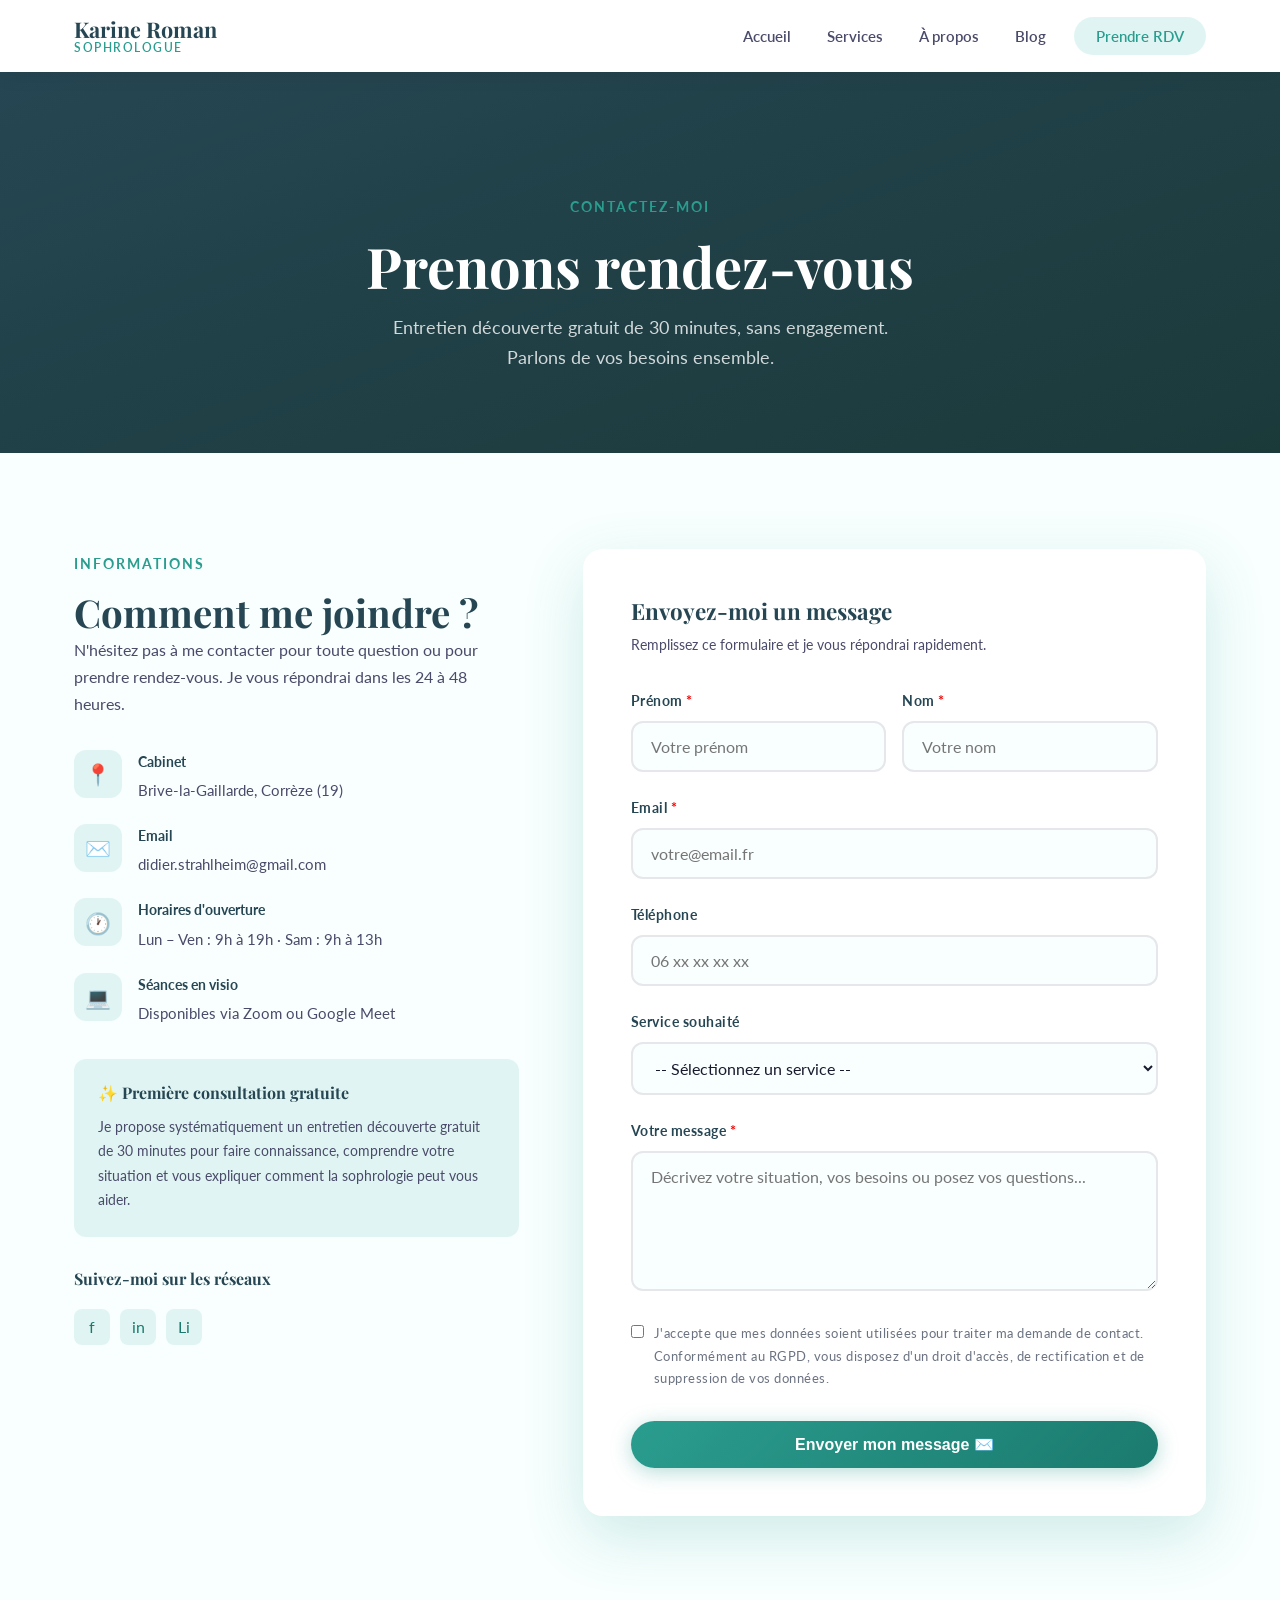
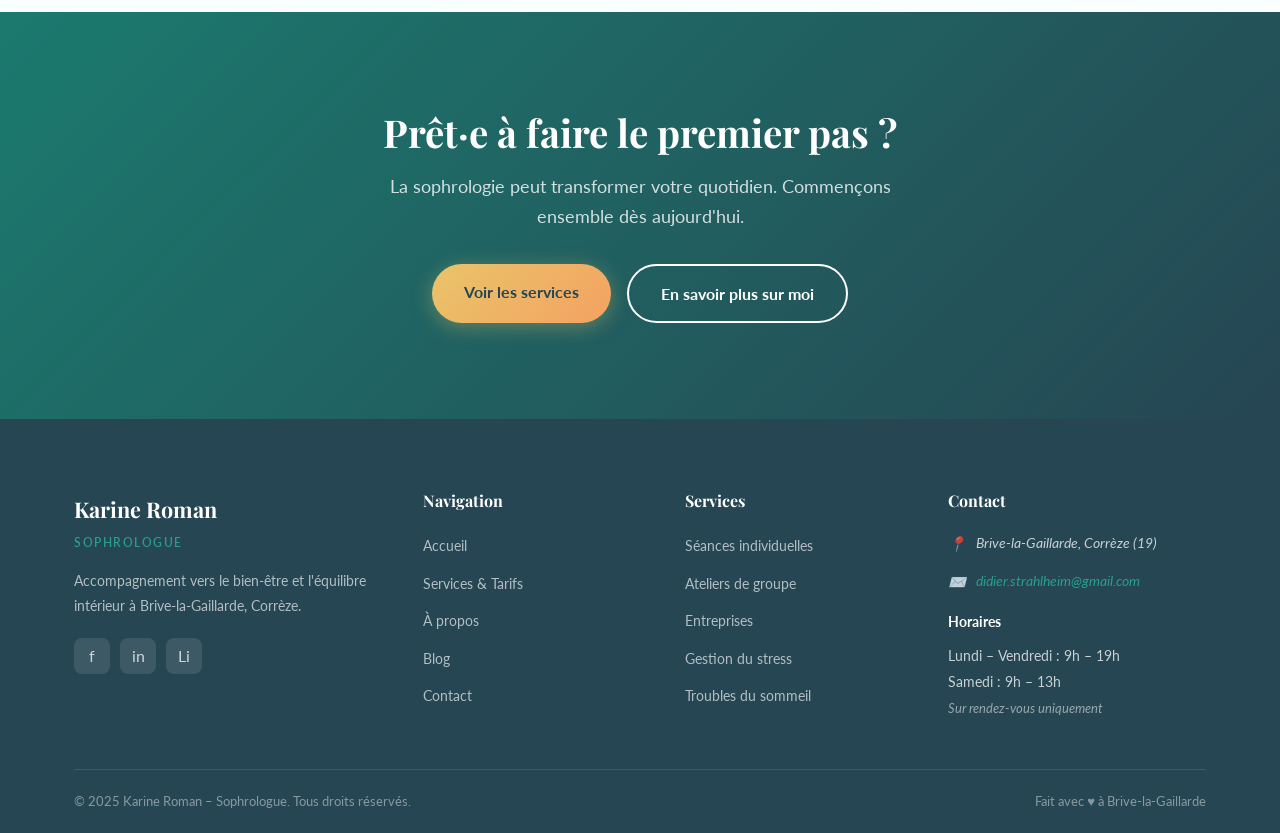
<file: contact.html>
<!DOCTYPE html>
<html lang="fr">
<head>
    <meta charset="UTF-8">
    <meta name="viewport" content="width=device-width, initial-scale=1.0">
    <meta name="description" content="Contactez Karine Roman, sophrologue à Brive-la-Gaillarde. Prenez rendez-vous pour une séance individuelle, un atelier ou un accompagnement en entreprise.">
    <link rel="preconnect" href="https://fonts.googleapis.com">
    <link rel="preconnect" href="https://fonts.gstatic.com" crossorigin>
    <link href="https://fonts.googleapis.com/css2?family=Playfair+Display:wght@400;600;700&family=Lato:wght@300;400;700&display=swap" rel="stylesheet">
    <link rel="stylesheet" href="styles.css">
    <title>Contact & Rendez-vous – Karine Roman Sophrologue</title>
</head>
<body>

    <!-- NAVIGATION -->
    <nav class="navbar" role="navigation" aria-label="Navigation principale">
        <div class="container">
            <a href="index.html" class="navbar-brand" aria-label="Accueil Karine Roman Sophrologue">
                <span class="brand-name">Karine Roman</span>
                <span class="brand-tagline">Sophrologue</span>
            </a>
            <button class="navbar-toggle" id="navToggle" aria-expanded="false" aria-controls="navMenu" aria-label="Ouvrir le menu">
                <span></span><span></span><span></span>
            </button>
            <ul class="navbar-menu" id="navMenu" role="menubar">
                <li><a href="index.html" role="menuitem">Accueil</a></li>
                <li><a href="services.html" role="menuitem">Services</a></li>
                <li><a href="about.html" role="menuitem">À propos</a></li>
                <li><a href="blog.html" role="menuitem">Blog</a></li>
                <li><a href="contact.html" class="btn-nav active" role="menuitem">Prendre RDV</a></li>
            </ul>
        </div>
    </nav>

    <!-- PAGE HERO -->
    <header class="page-hero" role="banner">
        <div class="container">
            <span class="section-label">Contactez-moi</span>
            <h1>Prenons rendez-vous</h1>
            <p>Entretien découverte gratuit de 30 minutes, sans engagement. Parlons de vos besoins ensemble.</p>
        </div>
    </header>

    <main>
        <section class="section" aria-labelledby="contact-heading">
            <div class="container">
                <div class="contact-grid">
                    <!-- Info -->
                    <div class="animate-left">
                        <span class="section-label">Informations</span>
                        <h2 id="contact-heading">Comment me joindre ?</h2>
                        <p>N'hésitez pas à me contacter pour toute question ou pour prendre rendez-vous. Je vous répondrai dans les 24 à 48 heures.</p>
                        <div class="contact-info-items">
                            <div class="contact-info-item">
                                <div class="contact-info-icon" aria-hidden="true">📍</div>
                                <div class="contact-info-text">
                                    <strong>Cabinet</strong>
                                    <span>Brive-la-Gaillarde, Corrèze (19)</span>
                                </div>
                            </div>
                            <div class="contact-info-item">
                                <div class="contact-info-icon" aria-hidden="true">✉️</div>
                                <div class="contact-info-text">
                                    <strong>Email</strong>
                                    <a href="mailto:didier.strahlheim@gmail.com">didier.strahlheim@gmail.com</a>
                                </div>
                            </div>
                            <div class="contact-info-item">
                                <div class="contact-info-icon" aria-hidden="true">🕐</div>
                                <div class="contact-info-text">
                                    <strong>Horaires d'ouverture</strong>
                                    <span>Lun – Ven : 9h à 19h · Sam : 9h à 13h</span>
                                </div>
                            </div>
                            <div class="contact-info-item">
                                <div class="contact-info-icon" aria-hidden="true">💻</div>
                                <div class="contact-info-text">
                                    <strong>Séances en visio</strong>
                                    <span>Disponibles via Zoom ou Google Meet</span>
                                </div>
                            </div>
                        </div>

                        <div style="background:var(--primary-light);border-radius:var(--radius);padding:24px;margin-top:1rem;">
                            <h3 style="font-size:1rem;margin-bottom:0.75rem;color:var(--secondary);">✨ Première consultation gratuite</h3>
                            <p style="font-size:0.9rem;margin:0;color:var(--text-medium);">Je propose systématiquement un entretien découverte gratuit de 30 minutes pour faire connaissance, comprendre votre situation et vous expliquer comment la sophrologie peut vous aider.</p>
                        </div>

                        <div style="margin-top:2rem;">
                            <h3 style="font-size:1rem;margin-bottom:1rem;color:var(--secondary);">Suivez-moi sur les réseaux</h3>
                            <div class="footer-social" aria-label="Réseaux sociaux">
                                <a href="#" aria-label="Facebook" style="background:var(--primary-light);color:var(--primary-dark);">f</a>
                                <a href="#" aria-label="Instagram" style="background:var(--primary-light);color:var(--primary-dark);">in</a>
                                <a href="#" aria-label="LinkedIn" style="background:var(--primary-light);color:var(--primary-dark);">Li</a>
                            </div>
                        </div>
                    </div>

                    <!-- Formulaire -->
                    <div class="contact-form-box animate-right">
                        <h2 style="font-size:1.4rem;margin-bottom:0.5rem;text-align:left;">Envoyez-moi un message</h2>
                        <p style="font-size:0.9rem;margin-bottom:2rem;">Remplissez ce formulaire et je vous répondrai rapidement.</p>

                        <form action="https://formspree.io/f/xdoqpbwj" method="POST" id="contactForm" novalidate>
                            <div class="form-row">
                                <div class="form-group">
                                    <label for="prenom">Prénom <span aria-hidden="true" style="color:red;">*</span></label>
                                    <input type="text" id="prenom" name="prenom" placeholder="Votre prénom" required autocomplete="given-name" aria-required="true">
                                </div>
                                <div class="form-group">
                                    <label for="nom">Nom <span aria-hidden="true" style="color:red;">*</span></label>
                                    <input type="text" id="nom" name="nom" placeholder="Votre nom" required autocomplete="family-name" aria-required="true">
                                </div>
                            </div>
                            <div class="form-group">
                                <label for="email">Email <span aria-hidden="true" style="color:red;">*</span></label>
                                <input type="email" id="email" name="email" placeholder="votre@email.fr" required autocomplete="email" aria-required="true">
                            </div>
                            <div class="form-group">
                                <label for="telephone">Téléphone</label>
                                <input type="tel" id="telephone" name="telephone" placeholder="06 xx xx xx xx" autocomplete="tel">
                            </div>
                            <div class="form-group">
                                <label for="service">Service souhaité</label>
                                <select id="service" name="service">
                                    <option value="">-- Sélectionnez un service --</option>
                                    <option value="decouverte">Entretien découverte gratuit</option>
                                    <option value="individuelle">Séance individuelle</option>
                                    <option value="forfait">Forfait 5 séances</option>
                                    <option value="groupe">Atelier de groupe</option>
                                    <option value="entreprise">Accompagnement entreprise</option>
                                    <option value="autre">Autre / Renseignement</option>
                                </select>
                            </div>
                            <div class="form-group">
                                <label for="message">Votre message <span aria-hidden="true" style="color:red;">*</span></label>
                                <textarea id="message" name="message" placeholder="Décrivez votre situation, vos besoins ou posez vos questions..." required aria-required="true"></textarea>
                            </div>
                            <div class="form-group" style="display:flex;align-items:flex-start;gap:10px;">
                                <input type="checkbox" id="rgpd" name="rgpd" required style="width:auto;margin-top:3px;" aria-required="true">
                                <label for="rgpd" style="font-size:0.82rem;font-weight:400;color:var(--text-light);">
                                    J'accepte que mes données soient utilisées pour traiter ma demande de contact. Conformément au RGPD, vous disposez d'un droit d'accès, de rectification et de suppression de vos données.
                                </label>
                            </div>
                            <button type="submit" class="btn btn-primary" style="width:100%;">
                                Envoyer mon message ✉️
                            </button>
                        </form>
                        <div class="form-success" id="formSuccess" role="alert">
                            ✅ Merci pour votre message ! Je vous répondrai dans les 24 à 48 heures.
                        </div>
                    </div>
                </div>
            </div>
        </section>

        <!-- CTA -->
        <section class="cta-section" aria-labelledby="cta-contact-heading">
            <div class="container">
                <h2 id="cta-contact-heading">Prêt·e à faire le premier pas ?</h2>
                <p>La sophrologie peut transformer votre quotidien. Commençons ensemble dès aujourd'hui.</p>
                <div class="cta-buttons">
                    <a href="services.html" class="btn btn-accent">Voir les services</a>
                    <a href="about.html" class="btn btn-outline">En savoir plus sur moi</a>
                </div>
            </div>
        </section>
    </main>

    <!-- FOOTER -->
    <footer class="footer" role="contentinfo">
        <div class="container">
            <div class="footer-grid">
                <div class="footer-brand">
                    <span class="brand-name">Karine Roman</span>
                    <span class="brand-tagline">Sophrologue</span>
                    <p>Accompagnement vers le bien-être et l'équilibre intérieur à Brive-la-Gaillarde, Corrèze.</p>
                    <div class="footer-social" aria-label="Réseaux sociaux">
                        <a href="#" aria-label="Facebook">f</a>
                        <a href="#" aria-label="Instagram">in</a>
                        <a href="#" aria-label="LinkedIn">Li</a>
                    </div>
                </div>
                <div>
                    <h3 class="footer-heading">Navigation</h3>
                    <ul class="footer-links">
                        <li><a href="index.html">Accueil</a></li>
                        <li><a href="services.html">Services & Tarifs</a></li>
                        <li><a href="about.html">À propos</a></li>
                        <li><a href="blog.html">Blog</a></li>
                        <li><a href="contact.html">Contact</a></li>
                    </ul>
                </div>
                <div>
                    <h3 class="footer-heading">Services</h3>
                    <ul class="footer-links">
                        <li><a href="services.html">Séances individuelles</a></li>
                        <li><a href="services.html">Ateliers de groupe</a></li>
                        <li><a href="services.html">Entreprises</a></li>
                        <li><a href="services.html">Gestion du stress</a></li>
                        <li><a href="services.html">Troubles du sommeil</a></li>
                    </ul>
                </div>
                <div>
                    <h3 class="footer-heading">Contact</h3>
                    <address>
                        <div class="footer-contact-item">
                            <span class="icon" aria-hidden="true">📍</span>
                            <span>Brive-la-Gaillarde, Corrèze (19)</span>
                        </div>
                        <div class="footer-contact-item">
                            <span class="icon" aria-hidden="true">✉️</span>
                            <a href="mailto:didier.strahlheim@gmail.com">didier.strahlheim@gmail.com</a>
                        </div>
                    </address>
                    <div class="footer-horaires" style="margin-top:1rem;">
                        <strong style="color:#fff;display:block;margin-bottom:0.5rem;">Horaires</strong>
                        Lundi – Vendredi : 9h – 19h<br>
                        Samedi : 9h – 13h<br>
                        <em style="font-size:0.82rem;opacity:0.7;">Sur rendez-vous uniquement</em>
                    </div>
                </div>
            </div>
            <div class="footer-bottom">
                <span>© 2025 Karine Roman – Sophrologue. Tous droits réservés.</span>
                <span>Fait avec ♥ à Brive-la-Gaillarde</span>
            </div>
        </div>
    </footer>

    <button class="back-to-top" id="backToTop" aria-label="Retour en haut de page">↑</button>

    <script>
        const toggle = document.getElementById('navToggle');
        const menu = document.getElementById('navMenu');
        toggle.addEventListener('click', () => {
            const open = menu.classList.toggle('open');
            toggle.setAttribute('aria-expanded', open);
        });

        const btn = document.getElementById('backToTop');
        window.addEventListener('scroll', () => {
            btn.classList.toggle('visible', window.scrollY > 400);
        });
        btn.addEventListener('click', () => window.scrollTo({ top: 0, behavior: 'smooth' }));

        const observer = new IntersectionObserver((entries) => {
            entries.forEach(e => {
                if (e.isIntersecting) {
                    e.target.style.opacity = '1';
                    e.target.style.transform = 'none';
                }
            });
        }, { threshold: 0.1 });
        document.querySelectorAll('.animate-up, .animate-left, .animate-right').forEach(el => observer.observe(el));
    </script>
</body>
</html>
</file>
<file: styles.css>
/* =========================================
   SOPHRO - Karine Roman - Styles CSS
   Design moderne et professionnel
   ========================================= */

/* --- Variables CSS --- */
:root {
    --primary: #2a9d8f;
    --primary-dark: #1b7a6e;
    --primary-light: #e0f5f3;
    --secondary: #264653;
    --accent: #e9c46a;
    --accent-dark: #f4a261;
    --text-dark: #1a1a2e;
    --text-medium: #4a4a6a;
    --text-light: #6b7280;
    --bg-light: #f8fffe;
    --bg-section: #f0faf9;
    --white: #ffffff;
    --shadow-sm: 0 2px 8px rgba(42,157,143,0.10);
    --shadow-md: 0 8px 30px rgba(42,157,143,0.15);
    --shadow-lg: 0 20px 60px rgba(42,157,143,0.20);
    --radius: 12px;
    --radius-lg: 20px;
    --transition: all 0.3s ease;
    --font-heading: 'Playfair Display', Georgia, serif;
    --font-body: 'Lato', 'Open Sans', Arial, sans-serif;
}

/* --- Reset & Base --- */
*, *::before, *::after {
    box-sizing: border-box;
    margin: 0;
    padding: 0;
}

html {
    scroll-behavior: smooth;
}

body {
    font-family: var(--font-body);
    font-size: 16px;
    line-height: 1.7;
    color: var(--text-dark);
    background-color: var(--bg-light);
}

img {
    max-width: 100%;
    height: auto;
    display: block;
}

a {
    color: var(--primary);
    text-decoration: none;
    transition: var(--transition);
}

a:hover {
    color: var(--primary-dark);
}

ul {
    list-style: none;
}

.container {
    max-width: 1180px;
    margin: 0 auto;
    padding: 0 24px;
}

/* --- Typography --- */
h1, h2, h3, h4 {
    font-family: var(--font-heading);
    line-height: 1.25;
    color: var(--secondary);
}

h1 { font-size: clamp(2rem, 5vw, 3.5rem); }
h2 { font-size: clamp(1.6rem, 3.5vw, 2.4rem); }
h3 { font-size: clamp(1.2rem, 2.5vw, 1.6rem); }
h4 { font-size: 1.1rem; }

p { margin-bottom: 1rem; color: var(--text-medium); }

.section-title {
    text-align: center;
    margin-bottom: 0.5rem;
}

.section-subtitle {
    text-align: center;
    color: var(--text-light);
    font-size: 1.1rem;
    margin-bottom: 3rem;
    max-width: 640px;
    margin-left: auto;
    margin-right: auto;
}

.section-label {
    display: inline-block;
    color: var(--primary);
    font-size: 0.85rem;
    font-weight: 700;
    letter-spacing: 2px;
    text-transform: uppercase;
    margin-bottom: 0.75rem;
}

/* --- Buttons --- */
.btn {
    display: inline-block;
    padding: 14px 32px;
    border-radius: 50px;
    font-size: 1rem;
    font-weight: 700;
    cursor: pointer;
    border: none;
    transition: var(--transition);
    text-align: center;
}

.btn-primary {
    background: linear-gradient(135deg, var(--primary) 0%, var(--primary-dark) 100%);
    color: var(--white);
    box-shadow: 0 4px 20px rgba(42,157,143,0.35);
}

.btn-primary:hover {
    transform: translateY(-2px);
    box-shadow: 0 8px 28px rgba(42,157,143,0.45);
    color: var(--white);
}

.btn-outline {
    background: transparent;
    color: var(--white);
    border: 2px solid var(--white);
}

.btn-outline:hover {
    background: var(--white);
    color: var(--primary);
}

.btn-accent {
    background: linear-gradient(135deg, var(--accent) 0%, var(--accent-dark) 100%);
    color: var(--secondary);
    box-shadow: 0 4px 20px rgba(233,196,106,0.35);
}

.btn-accent:hover {
    transform: translateY(-2px);
    box-shadow: 0 8px 28px rgba(233,196,106,0.45);
    color: var(--secondary);
}

/* =========================================
   NAVIGATION
   ========================================= */
.navbar {
    position: sticky;
    top: 0;
    z-index: 1000;
    background: rgba(255,255,255,0.97);
    backdrop-filter: blur(10px);
    box-shadow: 0 2px 20px rgba(0,0,0,0.08);
    transition: var(--transition);
}

.navbar .container {
    display: flex;
    align-items: center;
    justify-content: space-between;
    height: 72px;
}

.navbar-brand {
    display: flex;
    flex-direction: column;
    line-height: 1.1;
}

.navbar-brand .brand-name {
    font-family: var(--font-heading);
    font-size: 1.35rem;
    font-weight: 700;
    color: var(--secondary);
    white-space: nowrap;
}

.navbar-brand .brand-tagline {
    font-size: 0.72rem;
    color: var(--primary);
    letter-spacing: 1.5px;
    text-transform: uppercase;
    font-weight: 600;
}

.navbar-menu {
    display: flex;
    align-items: center;
    gap: 0.25rem;
}

.navbar-menu a {
    padding: 8px 16px;
    border-radius: 8px;
    font-size: 0.95rem;
    font-weight: 600;
    color: var(--text-medium);
    transition: var(--transition);
}

.navbar-menu a:hover,
.navbar-menu a.active {
    color: var(--primary);
    background: var(--primary-light);
}

.navbar-menu .btn-nav {
    background: var(--primary);
    color: var(--white);
    padding: 10px 22px;
    border-radius: 50px;
    margin-left: 0.5rem;
}

.navbar-menu .btn-nav:hover {
    background: var(--primary-dark);
    color: var(--white);
    transform: translateY(-1px);
}

/* Mobile menu toggle */
.navbar-toggle {
    display: none;
    flex-direction: column;
    gap: 5px;
    background: none;
    border: none;
    cursor: pointer;
    padding: 6px;
}

.navbar-toggle span {
    display: block;
    width: 26px;
    height: 2px;
    background: var(--secondary);
    border-radius: 2px;
    transition: var(--transition);
}

/* =========================================
   HERO SECTION
   ========================================= */
.hero {
    position: relative;
    min-height: 100vh;
    display: flex;
    align-items: center;
    overflow: hidden;
    background: linear-gradient(160deg, var(--secondary) 0%, #1a3a3a 100%);
}

.hero-bg {
    position: absolute;
    inset: 0;
    background: url('https://images.unsplash.com/photo-1506905925346-21bda4d32df4?w=1600&q=80') center/cover no-repeat;
    opacity: 0.25;
}

.hero-content {
    position: relative;
    z-index: 2;
    max-width: 720px;
}

.hero-badge {
    display: inline-flex;
    align-items: center;
    gap: 8px;
    background: rgba(42,157,143,0.25);
    border: 1px solid rgba(42,157,143,0.5);
    color: #7dd8d0;
    padding: 8px 18px;
    border-radius: 50px;
    font-size: 0.85rem;
    font-weight: 600;
    letter-spacing: 1px;
    text-transform: uppercase;
    margin-bottom: 1.5rem;
}

.hero h1 {
    color: var(--white);
    margin-bottom: 1rem;
    text-shadow: 0 2px 20px rgba(0,0,0,0.3);
}

.hero h1 span {
    color: #7dd8d0;
}

.hero-desc {
    color: rgba(255,255,255,0.85);
    font-size: 1.15rem;
    margin-bottom: 2rem;
    max-width: 540px;
}

.hero-cta {
    display: flex;
    flex-wrap: wrap;
    gap: 1rem;
    align-items: center;
}

.hero-scroll {
    position: absolute;
    bottom: 32px;
    left: 50%;
    transform: translateX(-50%);
    z-index: 2;
    display: flex;
    flex-direction: column;
    align-items: center;
    gap: 8px;
    color: rgba(255,255,255,0.6);
    font-size: 0.8rem;
    letter-spacing: 1px;
    text-transform: uppercase;
}

.hero-scroll::after {
    content: '';
    width: 1px;
    height: 40px;
    background: rgba(255,255,255,0.3);
    animation: scrollLine 2s ease-in-out infinite;
}

@keyframes scrollLine {
    0%, 100% { opacity: 1; transform: scaleY(1); transform-origin: top; }
    50% { opacity: 0.3; transform: scaleY(0.5); transform-origin: top; }
}

/* =========================================
   FEATURE STRIP
   ========================================= */
.feature-strip {
    background: var(--white);
    box-shadow: var(--shadow-md);
}

.feature-strip .container {
    display: grid;
    grid-template-columns: repeat(4, 1fr);
    divide-x: 1px solid var(--primary-light);
}

.feature-item {
    display: flex;
    align-items: center;
    gap: 16px;
    padding: 28px 24px;
    border-right: 1px solid #e8f5f3;
    transition: var(--transition);
}

.feature-item:last-child { border-right: none; }

.feature-item:hover { background: var(--primary-light); }

.feature-icon {
    font-size: 2rem;
    flex-shrink: 0;
}

.feature-text strong {
    display: block;
    color: var(--secondary);
    font-size: 0.95rem;
    margin-bottom: 2px;
}

.feature-text span {
    color: var(--text-light);
    font-size: 0.82rem;
}

/* =========================================
   SECTIONS GÉNÉRIQUES
   ========================================= */
.section {
    padding: 96px 0;
}

.section-alt {
    background: var(--bg-section);
}

/* =========================================
   SERVICES CARDS
   ========================================= */
.services-grid {
    display: grid;
    grid-template-columns: repeat(auto-fit, minmax(280px, 1fr));
    gap: 28px;
}

.service-card {
    background: var(--white);
    border-radius: var(--radius-lg);
    overflow: hidden;
    box-shadow: var(--shadow-sm);
    transition: var(--transition);
    display: flex;
    flex-direction: column;
}

.service-card:hover {
    transform: translateY(-6px);
    box-shadow: var(--shadow-lg);
}

.service-card-img {
    width: 100%;
    height: 200px;
    object-fit: cover;
}

.service-card-body {
    padding: 28px;
    flex: 1;
    display: flex;
    flex-direction: column;
}

.service-card-icon {
    font-size: 2.2rem;
    margin-bottom: 1rem;
}

.service-card-body h3 {
    margin-bottom: 0.75rem;
    color: var(--secondary);
}

.service-card-body p {
    flex: 1;
    font-size: 0.95rem;
}

.service-price {
    display: inline-block;
    margin-top: 1.25rem;
    background: var(--primary-light);
    color: var(--primary-dark);
    padding: 6px 16px;
    border-radius: 50px;
    font-size: 0.9rem;
    font-weight: 700;
}

/* =========================================
   À PROPOS - ABOUT PREVIEW
   ========================================= */
.about-grid {
    display: grid;
    grid-template-columns: 1fr 1fr;
    gap: 64px;
    align-items: center;
}

.about-img-wrap {
    position: relative;
}

.about-img-wrap img {
    border-radius: var(--radius-lg);
    width: 100%;
    height: 480px;
    object-fit: cover;
    box-shadow: var(--shadow-lg);
}

.about-img-badge {
    position: absolute;
    bottom: -24px;
    right: -24px;
    background: var(--accent);
    color: var(--secondary);
    padding: 20px 24px;
    border-radius: var(--radius);
    text-align: center;
    box-shadow: var(--shadow-md);
}

.about-img-badge strong {
    display: block;
    font-size: 2rem;
    font-family: var(--font-heading);
    line-height: 1;
}

.about-img-badge span {
    font-size: 0.8rem;
    font-weight: 700;
}

.about-content .section-label {
    text-align: left;
}

.about-content h2 {
    text-align: left;
    margin-bottom: 1rem;
}

.about-features {
    margin: 1.5rem 0;
    display: flex;
    flex-direction: column;
    gap: 12px;
}

.about-feature {
    display: flex;
    align-items: flex-start;
    gap: 12px;
}

.about-feature-icon {
    color: var(--primary);
    font-size: 1.2rem;
    flex-shrink: 0;
    margin-top: 2px;
}

.about-feature p {
    margin: 0;
    font-size: 0.95rem;
}

/* =========================================
   TESTIMONIALS
   ========================================= */
.testimonials-grid {
    display: grid;
    grid-template-columns: repeat(auto-fit, minmax(300px, 1fr));
    gap: 28px;
}

.testimonial-card {
    background: var(--white);
    border-radius: var(--radius-lg);
    padding: 32px;
    box-shadow: var(--shadow-sm);
    position: relative;
    transition: var(--transition);
    border-top: 4px solid var(--primary);
}

.testimonial-card:hover {
    transform: translateY(-4px);
    box-shadow: var(--shadow-md);
}

.testimonial-stars {
    color: var(--accent-dark);
    font-size: 1.1rem;
    margin-bottom: 1rem;
    letter-spacing: 2px;
}

.testimonial-text {
    font-style: italic;
    color: var(--text-medium);
    margin-bottom: 1.5rem;
    line-height: 1.8;
}

.testimonial-author {
    display: flex;
    align-items: center;
    gap: 12px;
}

.testimonial-avatar {
    width: 48px;
    height: 48px;
    border-radius: 50%;
    background: var(--primary-light);
    display: flex;
    align-items: center;
    justify-content: center;
    font-size: 1.4rem;
    flex-shrink: 0;
}

.testimonial-info strong {
    display: block;
    color: var(--secondary);
    font-size: 0.95rem;
}

.testimonial-info span {
    color: var(--text-light);
    font-size: 0.82rem;
}

/* =========================================
   BLOG CARDS
   ========================================= */
.blog-grid {
    display: grid;
    grid-template-columns: repeat(auto-fit, minmax(320px, 1fr));
    gap: 32px;
}

.blog-card {
    background: var(--white);
    border-radius: var(--radius-lg);
    overflow: hidden;
    box-shadow: var(--shadow-sm);
    transition: var(--transition);
    display: flex;
    flex-direction: column;
}

.blog-card:hover {
    transform: translateY(-6px);
    box-shadow: var(--shadow-lg);
}

.blog-card-img {
    width: 100%;
    height: 220px;
    object-fit: cover;
    transition: transform 0.4s ease;
}

.blog-card:hover .blog-card-img {
    transform: scale(1.04);
}

.blog-card-img-wrap {
    overflow: hidden;
}

.blog-card-body {
    padding: 28px;
    flex: 1;
    display: flex;
    flex-direction: column;
}

.blog-tag {
    display: inline-block;
    background: var(--primary-light);
    color: var(--primary-dark);
    padding: 4px 12px;
    border-radius: 50px;
    font-size: 0.78rem;
    font-weight: 700;
    text-transform: uppercase;
    letter-spacing: 1px;
    margin-bottom: 0.75rem;
}

.blog-card-body h3 {
    font-size: 1.15rem;
    margin-bottom: 0.75rem;
    color: var(--secondary);
}

.blog-card-body p {
    font-size: 0.93rem;
    flex: 1;
}

.blog-card-meta {
    display: flex;
    align-items: center;
    gap: 6px;
    color: var(--text-light);
    font-size: 0.82rem;
    margin-top: 1.25rem;
}

.blog-read-more {
    color: var(--primary);
    font-weight: 700;
    font-size: 0.9rem;
    display: inline-flex;
    align-items: center;
    gap: 4px;
    margin-top: 1rem;
}

.blog-read-more:hover {
    gap: 8px;
}

/* =========================================
   CTA SECTION
   ========================================= */
.cta-section {
    background: linear-gradient(135deg, var(--primary-dark) 0%, var(--secondary) 100%);
    padding: 96px 0;
    text-align: center;
    position: relative;
    overflow: hidden;
}

.cta-section::before {
    content: '';
    position: absolute;
    inset: 0;
    background: url('https://images.unsplash.com/photo-1518611012118-696072aa579a?w=1600&q=80') center/cover no-repeat;
    opacity: 0.1;
}

.cta-section .container {
    position: relative;
    z-index: 2;
}

.cta-section h2 {
    color: var(--white);
    margin-bottom: 1rem;
}

.cta-section p {
    color: rgba(255,255,255,0.8);
    font-size: 1.1rem;
    max-width: 540px;
    margin: 0 auto 2rem;
}

.cta-buttons {
    display: flex;
    gap: 1rem;
    justify-content: center;
    flex-wrap: wrap;
}

/* =========================================
   PAGE HERO (sous-pages)
   ========================================= */
.page-hero {
    background: linear-gradient(160deg, var(--secondary) 0%, #1a3a3a 100%);
    padding: 120px 0 80px;
    text-align: center;
    position: relative;
    overflow: hidden;
}

.page-hero::before {
    content: '';
    position: absolute;
    inset: 0;
    background: url('https://images.unsplash.com/photo-1506905925346-21bda4d32df4?w=1600&q=80') center/cover no-repeat;
    opacity: 0.15;
}

.page-hero .container {
    position: relative;
    z-index: 2;
}

.page-hero h1 {
    color: var(--white);
    margin-bottom: 0.75rem;
}

.page-hero p {
    color: rgba(255,255,255,0.8);
    font-size: 1.1rem;
    max-width: 540px;
    margin: 0 auto;
}

/* =========================================
   SERVICES PAGE
   ========================================= */
.services-detail {
    display: grid;
    grid-template-columns: 1fr 1fr;
    gap: 64px;
    align-items: center;
    margin-bottom: 80px;
}

.services-detail.reverse {
    direction: rtl;
}

.services-detail.reverse > * {
    direction: ltr;
}

.services-detail img {
    border-radius: var(--radius-lg);
    width: 100%;
    height: 380px;
    object-fit: cover;
    box-shadow: var(--shadow-md);
}

.service-detail-content h2 {
    text-align: left;
    margin-bottom: 1rem;
}

.service-detail-content p {
    margin-bottom: 1rem;
}

.service-detail-list {
    margin: 1.25rem 0;
    display: flex;
    flex-direction: column;
    gap: 10px;
}

.service-detail-list li {
    display: flex;
    align-items: flex-start;
    gap: 10px;
    font-size: 0.95rem;
    color: var(--text-medium);
}

.service-detail-list li::before {
    content: '✓';
    color: var(--primary);
    font-weight: 700;
    flex-shrink: 0;
    margin-top: 1px;
}

.service-pricing-box {
    background: var(--primary-light);
    border-radius: var(--radius);
    padding: 20px 24px;
    margin: 1.5rem 0;
    border-left: 4px solid var(--primary);
}

.service-pricing-box .price {
    font-size: 1.5rem;
    font-weight: 700;
    color: var(--primary-dark);
    font-family: var(--font-heading);
}

.service-pricing-box .price-detail {
    font-size: 0.88rem;
    color: var(--text-light);
    margin: 0;
}

/* =========================================
   ABOUT PAGE
   ========================================= */
.about-bio-grid {
    display: grid;
    grid-template-columns: 1fr 1.6fr;
    gap: 64px;
    align-items: start;
}

.about-bio-img {
    border-radius: var(--radius-lg);
    width: 100%;
    height: 520px;
    object-fit: cover;
    box-shadow: var(--shadow-lg);
    position: sticky;
    top: 100px;
}

.about-bio-content h2 {
    text-align: left;
    margin-bottom: 1rem;
}

.about-bio-content .section-label {
    text-align: left;
}

.formations-grid {
    display: grid;
    grid-template-columns: repeat(auto-fit, minmax(260px, 1fr));
    gap: 24px;
    margin-top: 2rem;
}

.formation-card {
    background: var(--white);
    border-radius: var(--radius);
    padding: 24px;
    box-shadow: var(--shadow-sm);
    border-top: 3px solid var(--primary);
    transition: var(--transition);
}

.formation-card:hover {
    transform: translateY(-4px);
    box-shadow: var(--shadow-md);
}

.formation-card .year {
    color: var(--primary);
    font-weight: 700;
    font-size: 0.85rem;
    letter-spacing: 1px;
    margin-bottom: 0.5rem;
}

.formation-card h4 {
    color: var(--secondary);
    margin-bottom: 0.5rem;
}

.formation-card p {
    font-size: 0.88rem;
    margin: 0;
    color: var(--text-light);
}

.approach-grid {
    display: grid;
    grid-template-columns: repeat(auto-fit, minmax(240px, 1fr));
    gap: 24px;
}

.approach-card {
    text-align: center;
    padding: 32px 24px;
    background: var(--white);
    border-radius: var(--radius-lg);
    box-shadow: var(--shadow-sm);
    transition: var(--transition);
}

.approach-card:hover {
    transform: translateY(-4px);
    box-shadow: var(--shadow-md);
    background: var(--primary-light);
}

.approach-icon {
    font-size: 2.5rem;
    margin-bottom: 1rem;
}

.approach-card h3 {
    margin-bottom: 0.75rem;
    font-size: 1.1rem;
}

.approach-card p {
    font-size: 0.9rem;
    margin: 0;
}

/* =========================================
   CONTACT PAGE
   ========================================= */
.contact-grid {
    display: grid;
    grid-template-columns: 1fr 1.4fr;
    gap: 64px;
    align-items: start;
}

.contact-info h2 {
    text-align: left;
    margin-bottom: 1rem;
}

.contact-info .section-label {
    text-align: left;
}

.contact-info-items {
    margin: 2rem 0;
    display: flex;
    flex-direction: column;
    gap: 20px;
}

.contact-info-item {
    display: flex;
    align-items: flex-start;
    gap: 16px;
}

.contact-info-icon {
    width: 48px;
    height: 48px;
    background: var(--primary-light);
    border-radius: 12px;
    display: flex;
    align-items: center;
    justify-content: center;
    font-size: 1.3rem;
    flex-shrink: 0;
}

.contact-info-text strong {
    display: block;
    color: var(--secondary);
    font-size: 0.9rem;
    margin-bottom: 2px;
}

.contact-info-text span,
.contact-info-text a {
    color: var(--text-medium);
    font-size: 0.95rem;
}

.contact-form-box {
    background: var(--white);
    border-radius: var(--radius-lg);
    padding: 48px;
    box-shadow: var(--shadow-lg);
}

.form-group {
    margin-bottom: 24px;
}

.form-group label {
    display: block;
    font-size: 0.88rem;
    font-weight: 700;
    color: var(--secondary);
    margin-bottom: 8px;
    letter-spacing: 0.5px;
}

.form-group input,
.form-group textarea,
.form-group select {
    width: 100%;
    padding: 14px 18px;
    border: 2px solid #e5e7eb;
    border-radius: var(--radius);
    font-size: 1rem;
    font-family: var(--font-body);
    color: var(--text-dark);
    background: var(--bg-light);
    transition: var(--transition);
    outline: none;
}

.form-group input:focus,
.form-group textarea:focus,
.form-group select:focus {
    border-color: var(--primary);
    background: var(--white);
    box-shadow: 0 0 0 4px rgba(42,157,143,0.12);
}

.form-group textarea {
    resize: vertical;
    min-height: 140px;
}

.form-row {
    display: grid;
    grid-template-columns: 1fr 1fr;
    gap: 16px;
}

.form-success {
    display: none;
    background: var(--primary-light);
    border: 1px solid var(--primary);
    color: var(--primary-dark);
    padding: 20px;
    border-radius: var(--radius);
    text-align: center;
    margin-top: 1rem;
    font-weight: 600;
}

/* =========================================
   BLOG PAGE
   ========================================= */
.blog-featured {
    display: grid;
    grid-template-columns: 1.4fr 1fr;
    gap: 48px;
    align-items: center;
    background: var(--white);
    border-radius: var(--radius-lg);
    overflow: hidden;
    box-shadow: var(--shadow-md);
    margin-bottom: 64px;
}

.blog-featured img {
    width: 100%;
    height: 380px;
    object-fit: cover;
}

.blog-featured-body {
    padding: 48px 48px 48px 0;
}

.blog-featured-body h2 {
    text-align: left;
    margin-bottom: 1rem;
}

/* Blog article inline */
.blog-article {
    max-width: 800px;
    margin: 0 auto;
}

.blog-article h1 {
    margin-bottom: 1rem;
    text-align: left;
}

.blog-article .blog-article-meta {
    display: flex;
    align-items: center;
    gap: 16px;
    margin-bottom: 2rem;
    padding-bottom: 1.5rem;
    border-bottom: 1px solid #e5e7eb;
    color: var(--text-light);
    font-size: 0.9rem;
}

.blog-article h2 {
    font-size: 1.5rem;
    text-align: left;
    margin: 2rem 0 0.75rem;
    color: var(--primary-dark);
}

.blog-article p {
    margin-bottom: 1.25rem;
    line-height: 1.9;
}

.blog-article ul, .blog-article ol {
    margin: 1rem 0 1.25rem 1.5rem;
}

.blog-article li {
    margin-bottom: 0.5rem;
    color: var(--text-medium);
}

/* =========================================
   FAQ (Services)
   ========================================= */
.faq-list {
    max-width: 720px;
    margin: 0 auto;
}

.faq-item {
    border-bottom: 1px solid #e5e7eb;
}

.faq-question {
    width: 100%;
    background: none;
    border: none;
    text-align: left;
    padding: 20px 0;
    font-size: 1rem;
    font-weight: 700;
    color: var(--secondary);
    cursor: pointer;
    display: flex;
    align-items: center;
    justify-content: space-between;
    gap: 16px;
    transition: color 0.2s;
}

.faq-question:hover {
    color: var(--primary);
}

.faq-question::after {
    content: '+';
    font-size: 1.4rem;
    font-weight: 400;
    flex-shrink: 0;
    transition: transform 0.2s;
    color: var(--primary);
}

.faq-item.open .faq-question::after {
    transform: rotate(45deg);
}

.faq-answer {
    max-height: 0;
    overflow: hidden;
    transition: max-height 0.3s ease;
}

.faq-answer p {
    padding-bottom: 20px;
    font-size: 0.95rem;
}

.faq-item.open .faq-answer {
    max-height: 300px;
}

/* =========================================
   FOOTER
   ========================================= */
.footer {
    background: var(--secondary);
    color: rgba(255,255,255,0.75);
    padding: 72px 0 0;
}

.footer-grid {
    display: grid;
    grid-template-columns: 1.4fr 1fr 1fr 1.2fr;
    gap: 48px;
    margin-bottom: 48px;
}

.footer-brand .brand-name {
    font-family: var(--font-heading);
    font-size: 1.35rem;
    font-weight: 700;
    color: var(--white);
    display: block;
    margin-bottom: 0.25rem;
}

.footer-brand .brand-tagline {
    font-size: 0.78rem;
    color: var(--primary);
    letter-spacing: 1.5px;
    text-transform: uppercase;
    font-weight: 600;
    display: block;
    margin-bottom: 1rem;
}

.footer-brand p {
    font-size: 0.9rem;
    line-height: 1.7;
    color: rgba(255,255,255,0.65);
}

.footer-social {
    display: flex;
    gap: 10px;
    margin-top: 1.25rem;
}

.footer-social a {
    width: 36px;
    height: 36px;
    background: rgba(255,255,255,0.1);
    border-radius: 8px;
    display: flex;
    align-items: center;
    justify-content: center;
    color: rgba(255,255,255,0.75);
    font-size: 1rem;
    transition: var(--transition);
    text-decoration: none;
}

.footer-social a:hover {
    background: var(--primary);
    color: var(--white);
}

.footer-heading {
    font-family: var(--font-heading);
    color: var(--white);
    font-size: 1rem;
    margin-bottom: 1.25rem;
}

.footer-links {
    display: flex;
    flex-direction: column;
    gap: 10px;
}

.footer-links a {
    color: rgba(255,255,255,0.65);
    font-size: 0.9rem;
    transition: var(--transition);
}

.footer-links a:hover {
    color: var(--primary);
    padding-left: 6px;
}

.footer-contact-item {
    display: flex;
    align-items: flex-start;
    gap: 10px;
    margin-bottom: 12px;
    font-size: 0.9rem;
}

.footer-contact-item .icon {
    flex-shrink: 0;
    margin-top: 1px;
}

.footer-horaires {
    font-size: 0.85rem;
    line-height: 1.9;
}

.footer-bottom {
    border-top: 1px solid rgba(255,255,255,0.1);
    padding: 20px 0;
    display: flex;
    align-items: center;
    justify-content: space-between;
    font-size: 0.82rem;
    color: rgba(255,255,255,0.45);
}

.footer-bottom a {
    color: rgba(255,255,255,0.55);
}

.footer-bottom a:hover {
    color: var(--primary);
}

/* =========================================
   BREADCRUMB
   ========================================= */
.breadcrumb {
    background: var(--bg-section);
    padding: 12px 0;
    font-size: 0.85rem;
}

.breadcrumb a {
    color: var(--primary);
}

.breadcrumb span {
    color: var(--text-light);
    margin: 0 8px;
}

/* =========================================
   BACK TO TOP
   ========================================= */
.back-to-top {
    position: fixed;
    bottom: 32px;
    right: 32px;
    width: 48px;
    height: 48px;
    background: var(--primary);
    color: var(--white);
    border: none;
    border-radius: 50%;
    font-size: 1.2rem;
    cursor: pointer;
    box-shadow: var(--shadow-md);
    opacity: 0;
    pointer-events: none;
    transition: var(--transition);
    z-index: 999;
    display: flex;
    align-items: center;
    justify-content: center;
}

.back-to-top.visible {
    opacity: 1;
    pointer-events: auto;
}

.back-to-top:hover {
    background: var(--primary-dark);
    transform: translateY(-3px);
}

/* =========================================
   ANIMATIONS
   ========================================= */
@keyframes fadeInUp {
    from { opacity: 0; transform: translateY(30px); }
    to { opacity: 1; transform: translateY(0); }
}

@keyframes fadeInLeft {
    from { opacity: 0; transform: translateX(-30px); }
    to { opacity: 1; transform: translateX(0); }
}

@keyframes fadeInRight {
    from { opacity: 0; transform: translateX(30px); }
    to { opacity: 1; transform: translateX(0); }
}

.animate-up { animation: fadeInUp 0.7s ease both; }
.animate-left { animation: fadeInLeft 0.7s ease both; }
.animate-right { animation: fadeInRight 0.7s ease both; }
.delay-1 { animation-delay: 0.1s; }
.delay-2 { animation-delay: 0.2s; }
.delay-3 { animation-delay: 0.3s; }
.delay-4 { animation-delay: 0.4s; }

/* =========================================
   RESPONSIVE
   ========================================= */
@media (max-width: 1024px) {
    .footer-grid {
        grid-template-columns: 1fr 1fr;
    }

    .about-grid,
    .about-bio-grid {
        grid-template-columns: 1fr;
        gap: 40px;
    }

    .about-img-wrap img,
    .about-bio-img {
        height: 360px;
        position: static;
    }

    .about-img-badge {
        right: 16px;
        bottom: -16px;
    }

    .services-detail {
        grid-template-columns: 1fr;
        gap: 40px;
    }

    .services-detail.reverse {
        direction: ltr;
    }

    .contact-grid {
        grid-template-columns: 1fr;
    }

    .feature-strip .container {
        grid-template-columns: 1fr 1fr;
    }

    .feature-item:nth-child(2) {
        border-right: none;
    }
}

@media (max-width: 768px) {
    .navbar-menu {
        display: none;
        position: absolute;
        top: 72px;
        left: 0;
        right: 0;
        background: var(--white);
        flex-direction: column;
        padding: 16px;
        box-shadow: var(--shadow-md);
        gap: 4px;
    }

    .navbar-menu.open {
        display: flex;
    }

    .navbar-toggle {
        display: flex;
    }

    .hero { min-height: 90vh; }
    .hero-cta { flex-direction: column; }

    .feature-strip .container {
        grid-template-columns: 1fr 1fr;
    }

    .blog-featured {
        grid-template-columns: 1fr;
    }

    .blog-featured-body {
        padding: 28px;
    }

    .contact-form-box {
        padding: 28px;
    }

    .form-row {
        grid-template-columns: 1fr;
    }

    .footer-grid {
        grid-template-columns: 1fr;
        gap: 32px;
    }

    .footer-bottom {
        flex-direction: column;
        gap: 8px;
        text-align: center;
    }

    .section { padding: 64px 0; }
}

@media (max-width: 480px) {
    .feature-strip .container {
        grid-template-columns: 1fr;
    }

    .feature-item {
        border-right: none;
        border-bottom: 1px solid #e8f5f3;
    }

    .feature-item:last-child {
        border-bottom: none;
    }
}

/* =========================================
   PRIX PAGE - TARIFS
   ========================================= */
.pricing-grid {
    display: grid;
    grid-template-columns: repeat(auto-fit, minmax(280px, 1fr));
    gap: 28px;
}

.pricing-card {
    background: var(--white);
    border-radius: var(--radius-lg);
    padding: 40px 32px;
    box-shadow: var(--shadow-sm);
    text-align: center;
    transition: var(--transition);
    position: relative;
    border: 2px solid transparent;
}

.pricing-card:hover {
    border-color: var(--primary);
    transform: translateY(-6px);
    box-shadow: var(--shadow-lg);
}

.pricing-card.featured {
    background: linear-gradient(160deg, var(--primary) 0%, var(--primary-dark) 100%);
    color: var(--white);
    border-color: transparent;
}

.pricing-card.featured h3,
.pricing-card.featured p,
.pricing-card.featured .pricing-price,
.pricing-card.featured .pricing-period {
    color: var(--white);
}

.pricing-badge {
    position: absolute;
    top: -14px;
    left: 50%;
    transform: translateX(-50%);
    background: var(--accent);
    color: var(--secondary);
    padding: 4px 16px;
    border-radius: 50px;
    font-size: 0.78rem;
    font-weight: 700;
    white-space: nowrap;
}

.pricing-icon {
    font-size: 2.5rem;
    margin-bottom: 1rem;
}

.pricing-card h3 {
    margin-bottom: 0.5rem;
}

.pricing-price {
    font-family: var(--font-heading);
    font-size: 2.8rem;
    font-weight: 700;
    color: var(--primary);
    line-height: 1;
    margin: 1rem 0 0.25rem;
}

.pricing-period {
    font-size: 0.88rem;
    color: var(--text-light);
    margin-bottom: 1.5rem;
}

.pricing-features {
    text-align: left;
    margin: 1.5rem 0;
    display: flex;
    flex-direction: column;
    gap: 10px;
}

.pricing-feature {
    display: flex;
    align-items: center;
    gap: 10px;
    font-size: 0.9rem;
    color: var(--text-medium);
}

.pricing-card.featured .pricing-feature {
    color: rgba(255,255,255,0.85);
}

.pricing-feature::before {
    content: '✓';
    color: var(--primary);
    font-weight: 700;
    flex-shrink: 0;
}

.pricing-card.featured .pricing-feature::before {
    color: var(--accent);
}

/* Stats strip */
.stats-strip {
    background: linear-gradient(135deg, var(--primary) 0%, var(--primary-dark) 100%);
    padding: 64px 0;
}

.stats-grid {
    display: grid;
    grid-template-columns: repeat(4, 1fr);
    gap: 32px;
    text-align: center;
}

.stat-item .stat-number {
    font-family: var(--font-heading);
    font-size: 2.8rem;
    font-weight: 700;
    color: var(--white);
    line-height: 1;
    margin-bottom: 0.5rem;
}

.stat-item .stat-label {
    color: rgba(255,255,255,0.8);
    font-size: 0.9rem;
}

@media (max-width: 768px) {
    .stats-grid {
        grid-template-columns: 1fr 1fr;
    }
}

@media (max-width: 480px) {
    .stats-grid {
        grid-template-columns: 1fr;
    }
}
</file>
